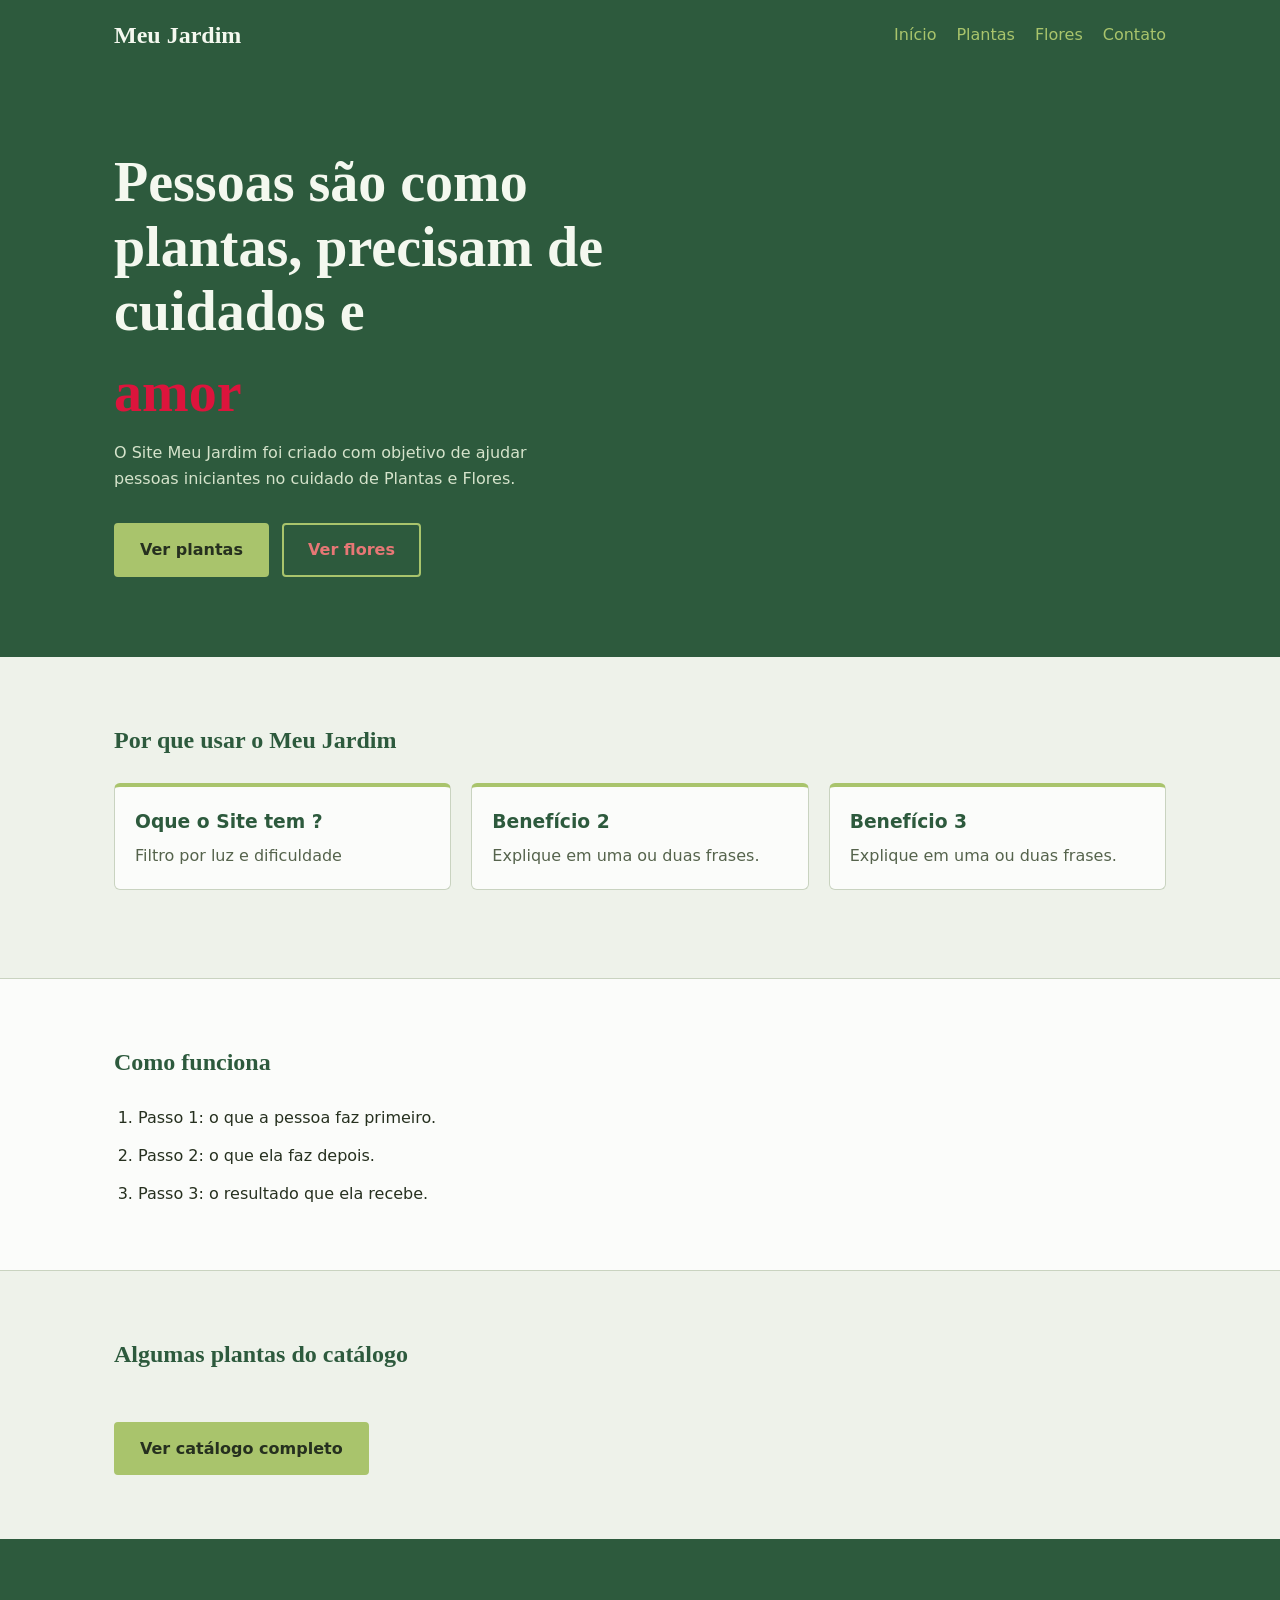
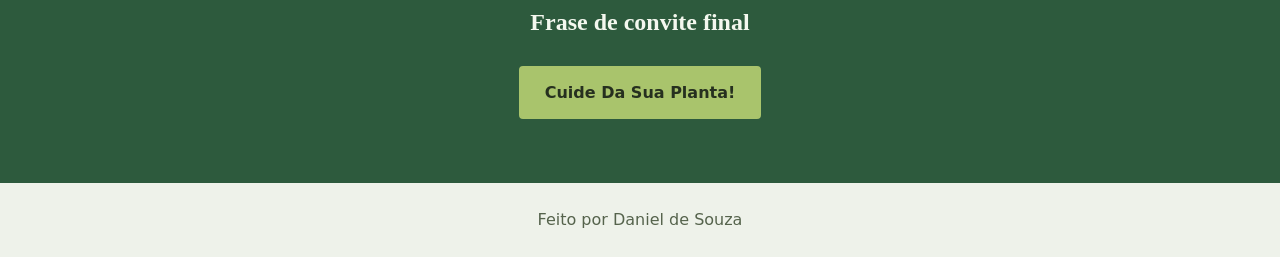
<file: Meu-Jardim-Projeto/index.html>
<!DOCTYPE html>
<html lang="pt-BR">
<head>
  <meta charset="UTF-8">
  <meta name="viewport" content="width=device-width, initial-scale=1.0">
  <title>Meu Jardim </title>
  <link rel="stylesheet" href="css/landingpage.css">
  <link rel="icon" href="img/imagensplantas/icons8-potted-plant-96.png">

</head>
<body>
 
  <!-- 1. BARRA DE MENU -->
  <!-- O fundo vai de ponta a ponta; o conteúdo fica dentro do .container -->
  <header class="barra-menu">
    <div class="container barra-menu-conteudo">
      <a href="landingpage.html" class="logo">Meu Jardim</a>
 
      <nav aria-label="Menu principal">
        <ul class="menu">
          <li><a href="index.html">Início</a></li>
          <li><a href="plantas.html">Plantas</a></li>
          <li><a href="flores.html">Flores</a></li>
          <li><a href="contato.html">Contato</a></li>
        </ul>
      </nav>
    </div>
  </header>
 
  <main>
 
    <!-- 2. HERO: a primeira coisa que a pessoa vê -->
    <!-- Responde: "o que é isso?" e "o que eu faço agora?" -->
    <section class="hero">
      <div class="container">
        <!-- Este é o ÚNICO h1 da página -->
        <h1 class="hero-titulo">Pessoas são como plantas, precisam de cuidados e</h1><h1 class="hero-titulo" style="color: crimson;">amor</h1>
        <p class="hero-texto">O Site Meu Jardim foi criado com objetivo de ajudar pessoas iniciantes no cuidado de Plantas e Flores.</p>
 
        <!-- É um link (<a>) estilizado como botão, porque ele leva para outra página -->
        <a href="plantas.html" class="botao">Ver plantas</a>
        <a href="flores.html" class="botao botao-secundario">Ver flores</a>
      </div>
    </section>
 
    <!-- 3. BENEFÍCIOS: por que isso me ajuda? -->
    <section class="secao">
      <div class="container">
        <h2>Por que usar o Meu Jardim</h2>
 
        <div class="grade">
          <!-- Um cartão. Copie e cole para fazer os outros -->
          <article class="beneficio">
            <h3>Oque o Site tem ?</h3>
            <p>Filtro por luz e dificuldade</p>
          </article>
 
          <article class="beneficio">
            <h3>Benefício 2</h3>
            <p>Explique em uma ou duas frases.</p>
          </article>
 
          <article class="beneficio">
            <h3>Benefício 3</h3>
            <p>Explique em uma ou duas frases.</p>
          </article>
        </div>
      </div>
    </section>
 
    <!-- 4. COMO FUNCIONA: passos numerados -->
    <section class="secao secao-destaque">
      <div class="container">
        <h2>Como funciona</h2>
 
        <!-- ol = lista ORDENADA: o navegador numera sozinho -->
        <ol class="passos">
          <li>Passo 1: o que a pessoa faz primeiro.</li>
          <li>Passo 2: o que ela faz depois.</li>
          <li>Passo 3: o resultado que ela recebe.</li>
        </ol>
      </div>
    </section>
 
    <!-- 5. PRÉVIA: mostra um pouco do que existe dentro do site -->
    <section class="secao" id="destaques">
      <div class="container">
        <h2>Algumas plantas do catálogo</h2>
 
        <!-- Fica vazia por enquanto. Depois, o JavaScript pode preencher com
             3 plantas usando o dados.js e a função criarCard -->
        <div id="lista-destaques" class="grade"></div>
 
        <a href="plantas.html" class="botao">Ver catálogo completo</a>
      </div>
    </section>
 
    <!-- 6. CHAMADA FINAL: um último convite para agir -->
    <section class="chamada-final">
      <div class="container">
        <h2>Frase de convite final</h2>
        <a href="plantas.html" class="botao">Cuide Da Sua Planta!</a>
      </div>
    </section>
 
  </main>
 
  <!-- 7. RODAPÉ -->
  <footer class="rodape">
    <div class="container">
      <p>Feito por Daniel de Souza</p>
    </div>
  </footer>
 
</body>
</html>
</file>
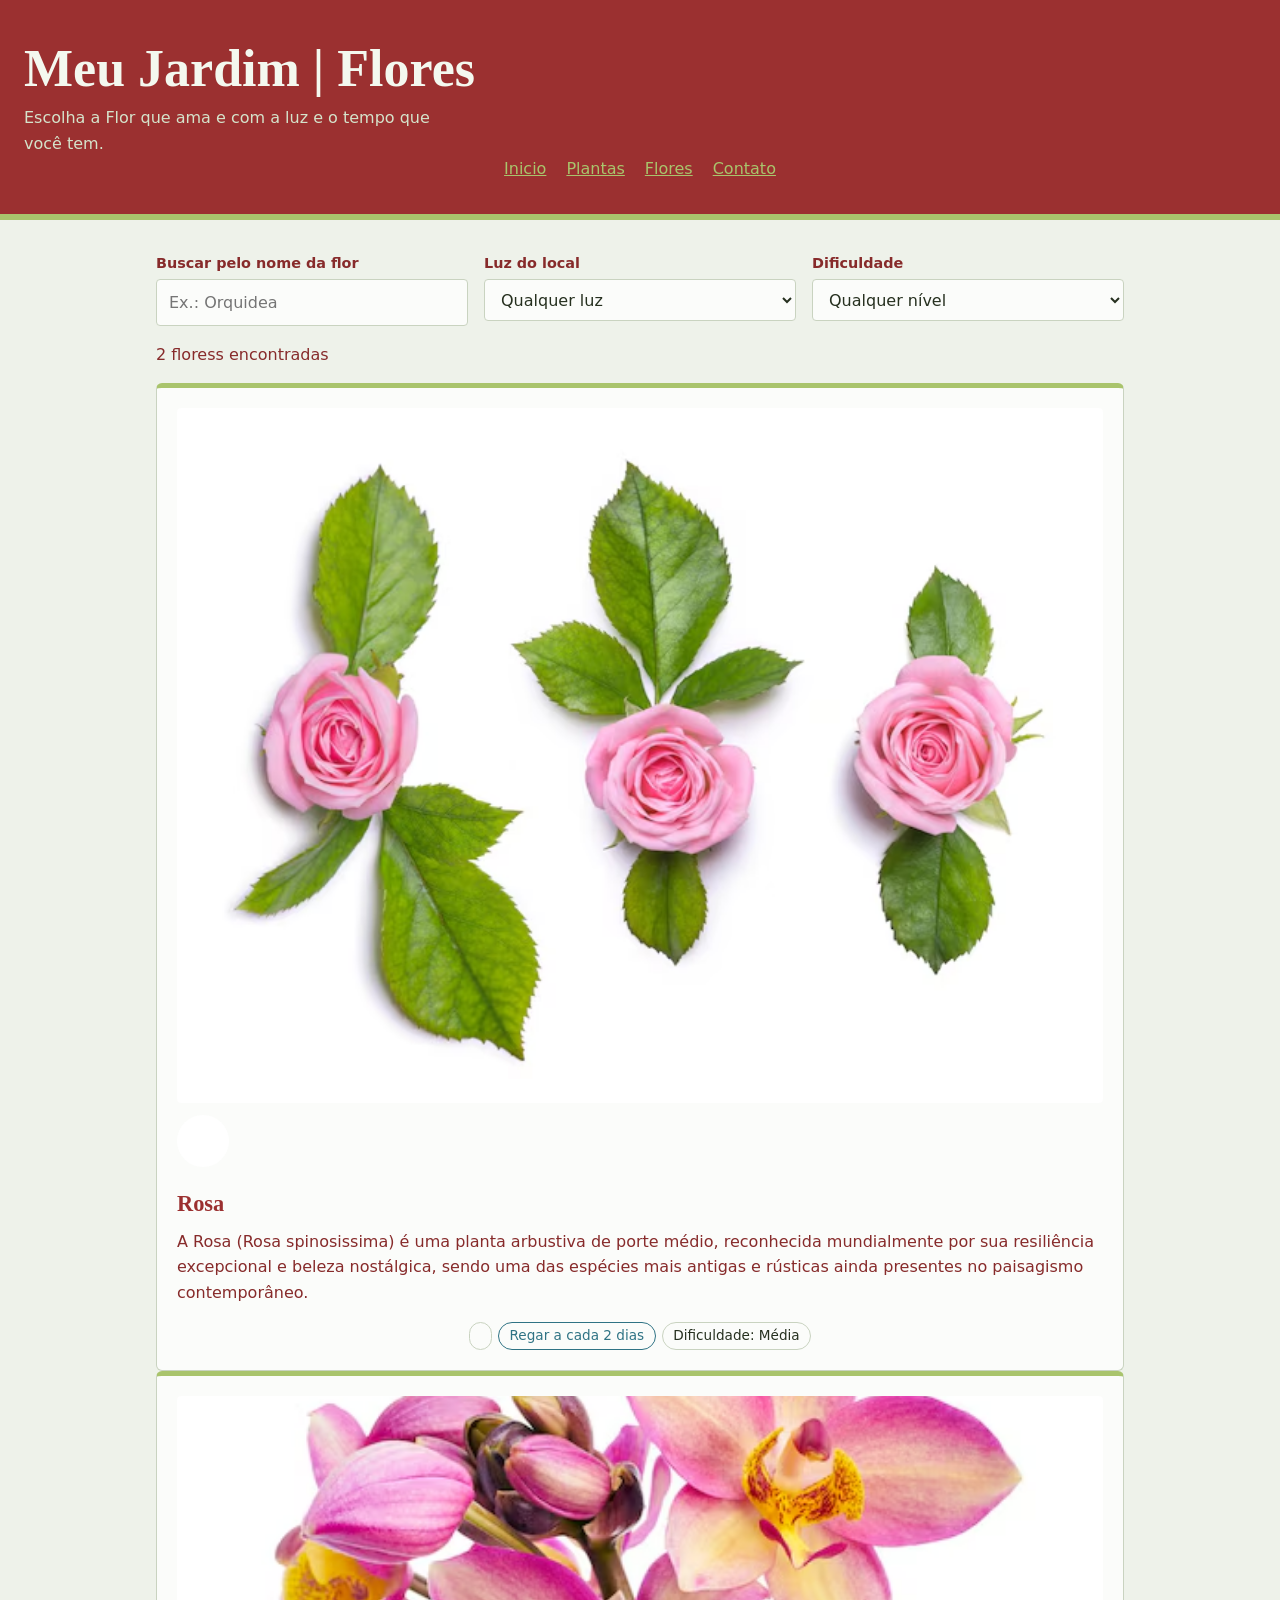
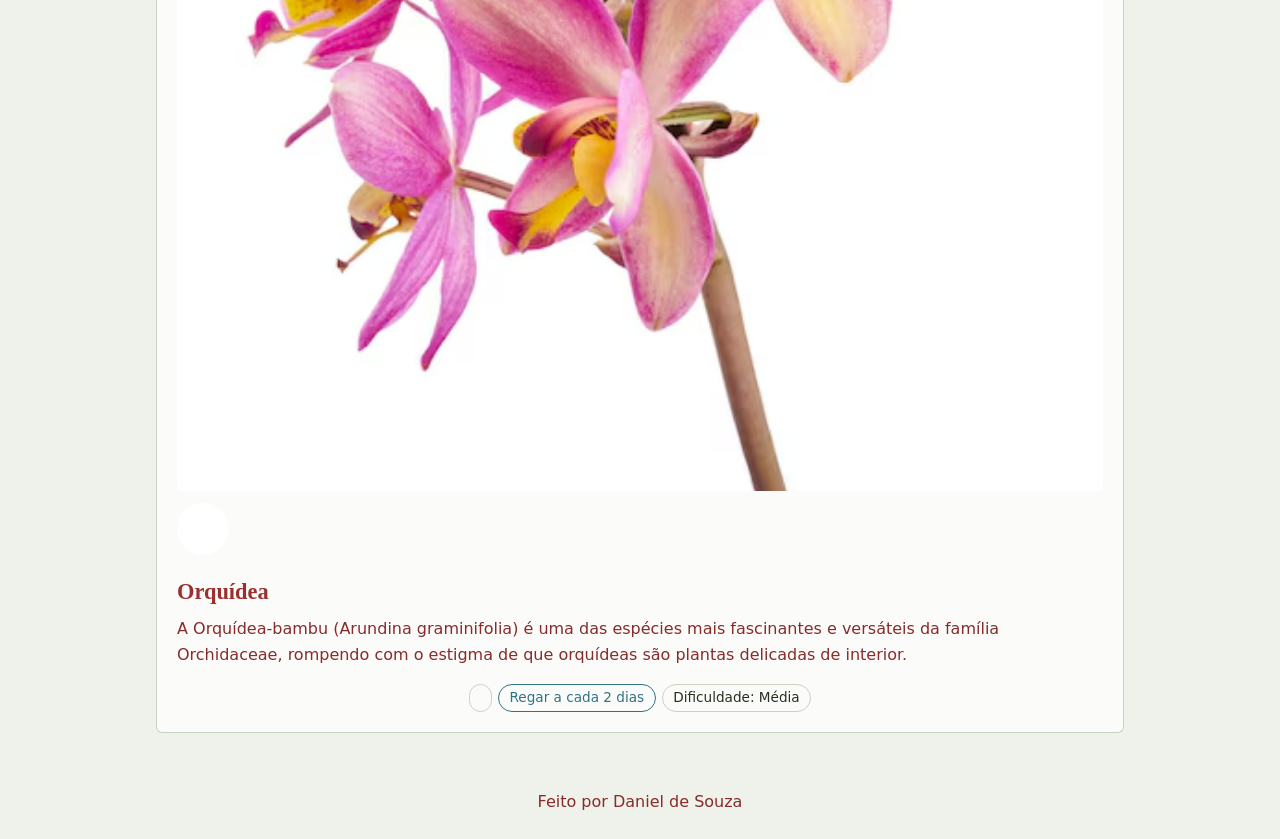
<file: flores.html>
<!DOCTYPE html>
<html lang="pt-BR">
<head>
  <meta charset="UTF-8">
  <meta name="viewport" content="width=device-width, initial-scale=1.0">
  <title>Meu Jardim </title>
  <link rel="stylesheet" href="css/flores.css">
   <link rel="icon" href="img/imagensplantas/icons8-potted-plant-96 (1).png">

<body>

  <header class="cabecalho">
    <h1>Meu Jardim | Flores</h1>
    <p>Escolha a Flor que ama e com a luz e o tempo que você tem.</p>
    <nav>
    <ul>
    <li> <a href="index.html" style="color: #a9c46c;" style="text-align: center;">Inicio</a></li>
    <li> <a href="plantas.html" style="color: #a9c46c;" style="text-align: center;">Plantas</a></li>
    <li><a href="flores.html"  style="color: #a9c46c;">Flores</a></li>
    <li><a href="contato.html"  style="color: #a9c46c;">Contato</a></li>
    </ul>
    </nav>
  </header>
 <nav> </nav>
  <main class="conteudo">
    <section class="filtros" aria-label="Filtros do catálogo">
      <div class="campo">
        <label for="busca">Buscar pelo nome da flor</label>
        <input type="search" id="busca" placeholder="Ex.: Orquidea">
      </div>

      <div class="campo">
        <label for="filtro-luz">Luz do local</label>
        <select id="filtro-luz">
          <option value="todas">Qualquer luz</option>
          <option value="pouca">Pouca luz</option>
          <option value="media">Luz indireta</option>
          <option value="muito">Sol direto</option>
        </select>
      </div>

      <div class="campo">
        <label for="filtro-dificuldade">Dificuldade</label>
        <select id="filtro-dificuldade">
          <option value="todas">Qualquer nível</option>
          <option value="facil">Fácil</option>
          <option value="media">Média</option>
        </select>
      </div>
    </section>

    <p id="contador" class="contador" aria-live="polite"></p>

    <section id="lista-flores" class="lista-flores" aria-label="Flores"></section>
  </main>
  <footer class="rodape">
    <p>Feito por Daniel de Souza</p>
  </footer>
   <script src="js/dados.js"></script>
  <script src="js/flores.js"></script>
</body>
</html>
</file>
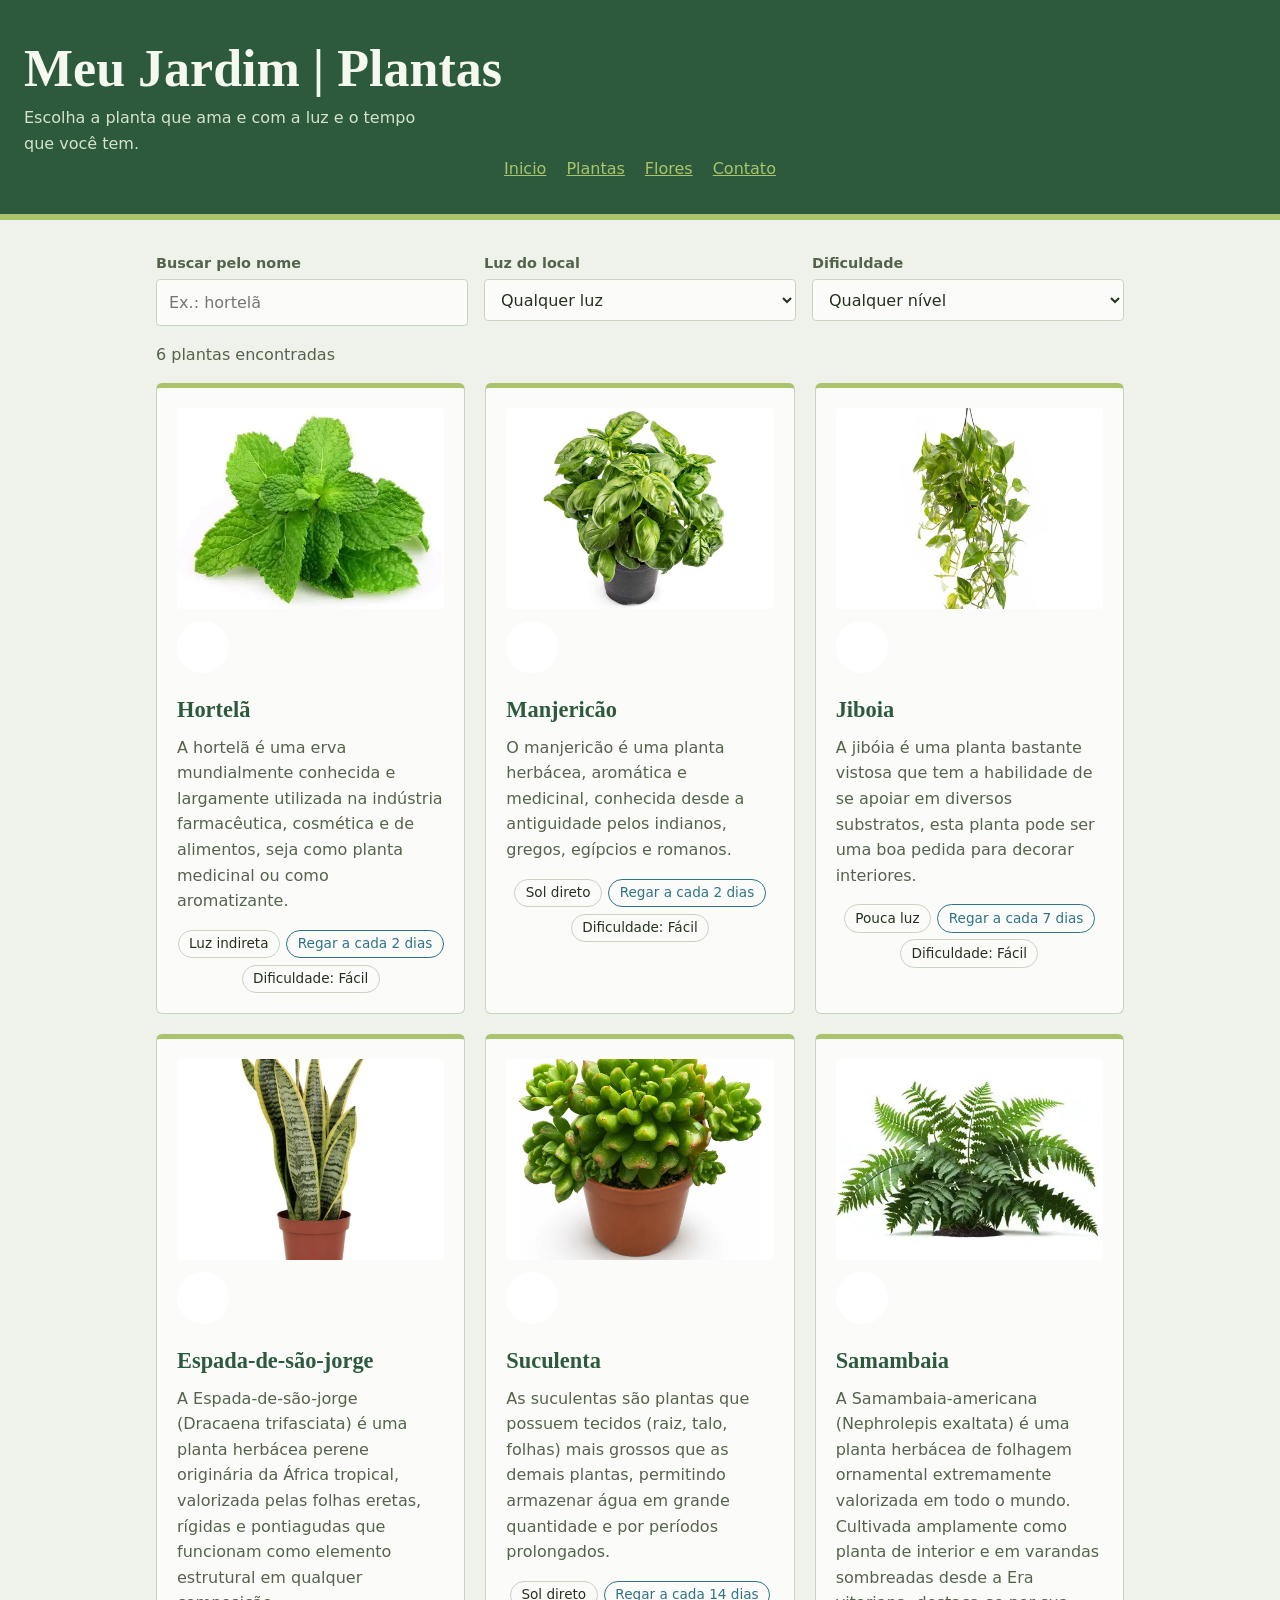
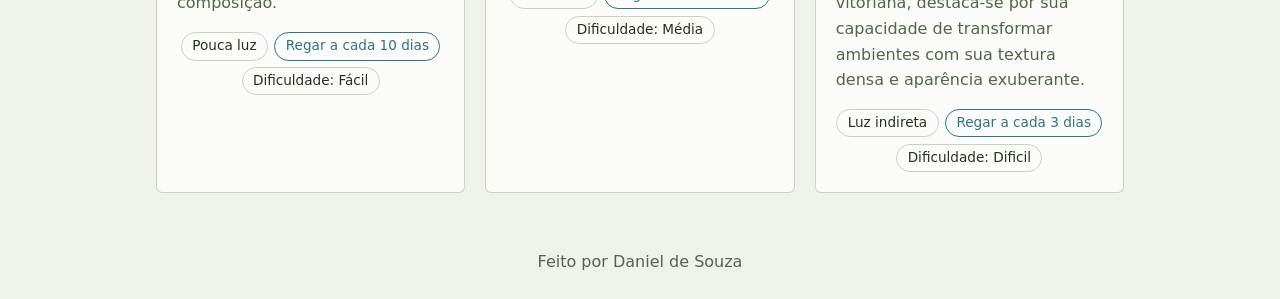
<file: plantas.html>
<!DOCTYPE html>
<html lang="pt-BR">
<head>
  <meta charset="UTF-8">
  <meta name="viewport" content="width=device-width, initial-scale=1.0">
  <title>Meu Jardim </title>
  <link rel="stylesheet" href="css/style.css">
    <link rel="icon" href="img/imagensplantas/icons8-potted-plant-96 (1).png">

</head>
<body>

  <header class="cabecalho">
    <h1>Meu Jardim | Plantas</h1>
    <p>Escolha a planta que ama e com a luz e o tempo que você tem.</p>
    <nav>
    <ul>
     <li> <a href="index.html" style="color: #a9c46c;" style="text-align: center;">Inicio</a></li>
    <li> <a href="plantas.html" style="color: #a9c46c;" style="text-align: center;">Plantas</a></li>
    <li><a href="flores.html"  style="color: #a9c46c;">Flores</a></li>
    <li><a href="contato.html"  style="color: #a9c46c;">Contato</a></li>
    </ul>
    </nav>
  </header>
 <nav> </nav>
  <main class="conteudo">
    <section class="filtros" aria-label="Filtros do catálogo">
      <div class="campo">
        <label for="busca">Buscar pelo nome</label>
        <input type="search" id="busca" placeholder="Ex.: hortelã">
      </div>

      <div class="campo">
        <label for="filtro-luz">Luz do local</label>
        <select id="filtro-luz">
          <option value="todas">Qualquer luz</option>
          <option value="pouca">Pouca luz</option>
          <option value="media">Luz indireta</option>
          <option value="muito">Sol direto</option>
        </select>
      </div>

      <div class="campo">
        <label for="filtro-dificuldade">Dificuldade</label>
        <select id="filtro-dificuldade">
          <option value="todas">Qualquer nível</option>
          <option value="facil">Fácil</option>
          <option value="media">Média</option>
        </select>
      </div>
    </section>

    <p id="contador" class="contador" aria-live="polite"></p>

    <section id="lista-plantas" class="lista-plantas" aria-label="Plantas"></section>

  </main>

  <footer class="rodape">
    <p>Feito por Daniel de Souza</p>
  </footer>
  <script src="js/dados.js"></script>
  <script src="js/script.js"></script>
</body>
</html>
</file>
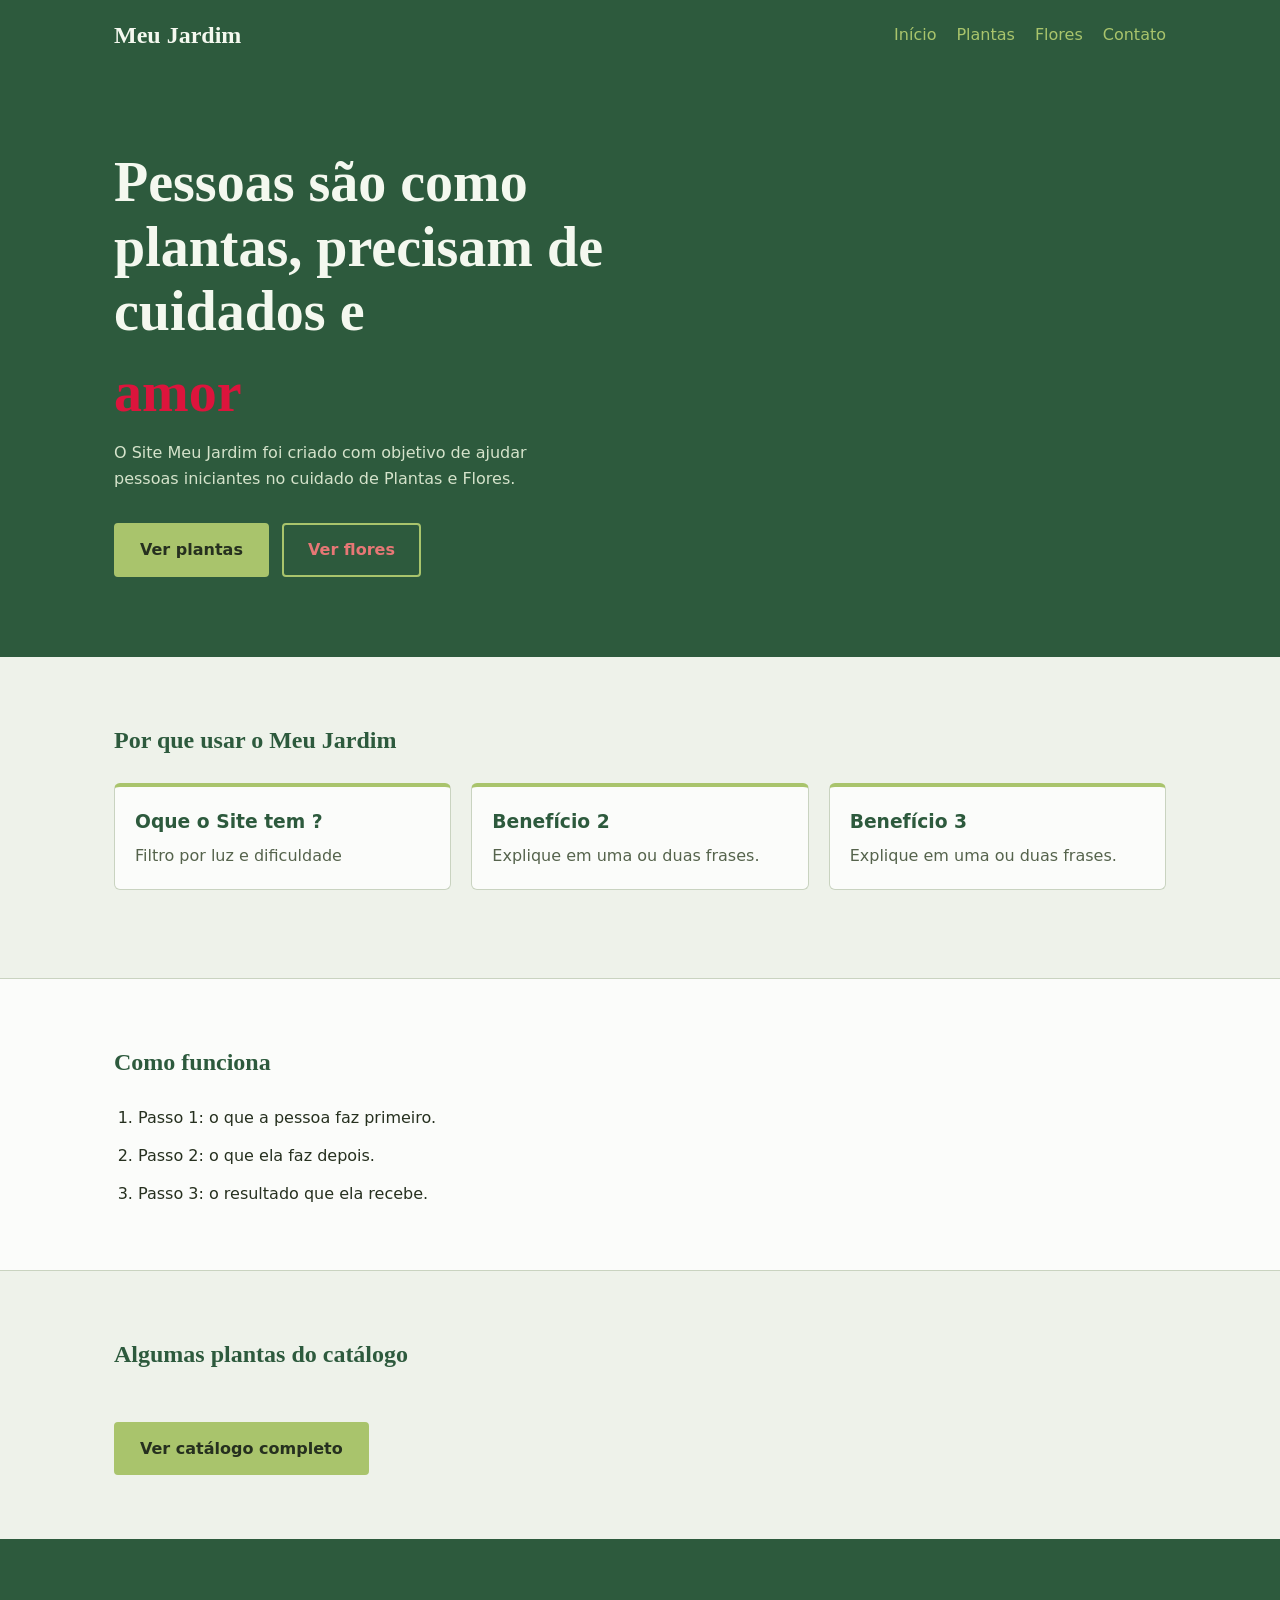
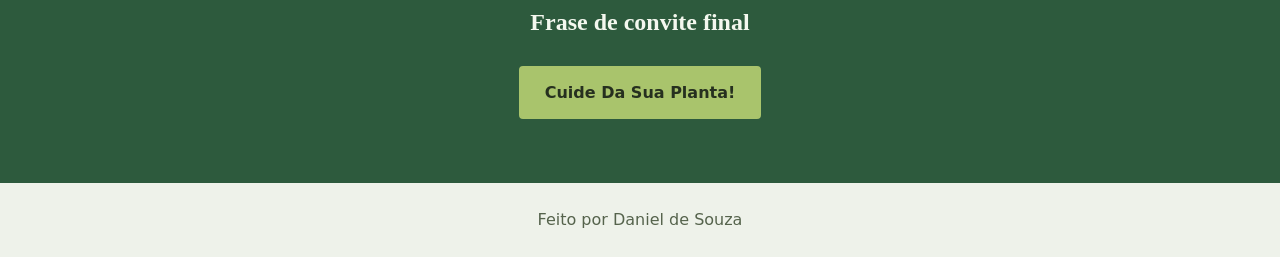
<file: Meu-Jardim-Projeto/landingpage.html>
<!DOCTYPE html>
<html lang="pt-BR">
<head>
  <meta charset="UTF-8">
  <meta name="viewport" content="width=device-width, initial-scale=1.0">
  <title>Meu Jardim </title>
  <link rel="stylesheet" href="css/landingpage.css">
  <link rel="icon" href="img/imagensplantas/icons8-potted-plant-96.png">

</head>
<body>
 
  <!-- 1. BARRA DE MENU -->
  <!-- O fundo vai de ponta a ponta; o conteúdo fica dentro do .container -->
  <header class="barra-menu">
    <div class="container barra-menu-conteudo">
      <a href="landingpage.html" class="logo">Meu Jardim</a>
 
      <nav aria-label="Menu principal">
        <ul class="menu">
          <li><a href="landingpage.html">Início</a></li>
          <li><a href="plantas.html">Plantas</a></li>
          <li><a href="flores.html">Flores</a></li>
          <li><a href="contato.html">Contato</a></li>
        </ul>
      </nav>
    </div>
  </header>
 
  <main>
 
    <!-- 2. HERO: a primeira coisa que a pessoa vê -->
    <!-- Responde: "o que é isso?" e "o que eu faço agora?" -->
    <section class="hero">
      <div class="container">
        <!-- Este é o ÚNICO h1 da página -->
        <h1 class="hero-titulo">Pessoas são como plantas, precisam de cuidados e</h1><h1 class="hero-titulo" style="color: crimson;">amor</h1>
        <p class="hero-texto">O Site Meu Jardim foi criado com objetivo de ajudar pessoas iniciantes no cuidado de Plantas e Flores.</p>
 
        <!-- É um link (<a>) estilizado como botão, porque ele leva para outra página -->
        <a href="plantas.html" class="botao">Ver plantas</a>
        <a href="flores.html" class="botao botao-secundario">Ver flores</a>
      </div>
    </section>
 
    <!-- 3. BENEFÍCIOS: por que isso me ajuda? -->
    <section class="secao">
      <div class="container">
        <h2>Por que usar o Meu Jardim</h2>
 
        <div class="grade">
          <!-- Um cartão. Copie e cole para fazer os outros -->
          <article class="beneficio">
            <h3>Oque o Site tem ?</h3>
            <p>Filtro por luz e dificuldade</p>
          </article>
 
          <article class="beneficio">
            <h3>Benefício 2</h3>
            <p>Explique em uma ou duas frases.</p>
          </article>
 
          <article class="beneficio">
            <h3>Benefício 3</h3>
            <p>Explique em uma ou duas frases.</p>
          </article>
        </div>
      </div>
    </section>
 
    <!-- 4. COMO FUNCIONA: passos numerados -->
    <section class="secao secao-destaque">
      <div class="container">
        <h2>Como funciona</h2>
 
        <!-- ol = lista ORDENADA: o navegador numera sozinho -->
        <ol class="passos">
          <li>Passo 1: o que a pessoa faz primeiro.</li>
          <li>Passo 2: o que ela faz depois.</li>
          <li>Passo 3: o resultado que ela recebe.</li>
        </ol>
      </div>
    </section>
 
    <!-- 5. PRÉVIA: mostra um pouco do que existe dentro do site -->
    <section class="secao" id="destaques">
      <div class="container">
        <h2>Algumas plantas do catálogo</h2>
 
        <!-- Fica vazia por enquanto. Depois, o JavaScript pode preencher com
             3 plantas usando o dados.js e a função criarCard -->
        <div id="lista-destaques" class="grade"></div>
 
        <a href="plantas.html" class="botao">Ver catálogo completo</a>
      </div>
    </section>
 
    <!-- 6. CHAMADA FINAL: um último convite para agir -->
    <section class="chamada-final">
      <div class="container">
        <h2>Frase de convite final</h2>
        <a href="plantas.html" class="botao">Cuide Da Sua Planta!</a>
      </div>
    </section>
 
  </main>
 
  <!-- 7. RODAPÉ -->
  <footer class="rodape">
    <div class="container">
      <p>Feito por Daniel de Souza</p>
    </div>
  </footer>
 
</body>
</html>
</file>
<file: Meu-Jardim-Projeto/css/landingpage.css>
/* ---------- Variáveis (mesmas cores do resto do projeto) ---------- */
:root {
  --cor-fundo: #eef2ea;
  --cor-superficie: #fbfcfa;
  --cor-texto: #26301f;
  --cor-texto-suave: #55634c;
  --cor-folha: #2d5a3d;
  --cor-broto: #a9c46c;
  --cor-borda: #c9d3c0;
}

/* ---------- Reset básico ---------- */
* {
  margin: 0;
  padding: 0;
  box-sizing: border-box;
}

body {
  font-family: system-ui, -apple-system, "Segoe UI", sans-serif;
  background-color: var(--cor-fundo);
  color: var(--cor-texto);
  line-height: 1.6;
}

/* ---------- CONTAINER: a caixa central que alinha tudo ---------- */
/* Use dentro de TODO bloco de fundo largo (menu, hero, seções, rodapé) */
.container {
  max-width: 1100px;   /* limita a largura em telas grandes */
  margin: 0 auto;      /* divide o espaço que sobra entre esquerda e direita */
  padding: 0 1.5rem;   /* respiro nas laterais em telas pequenas */
}

/* ---------- 1. Barra de menu ---------- */
.barra-menu {
  background-color: var(--cor-folha);
  color: #f4f8ef;
  padding: 1rem 0;
}

.barra-menu-conteudo {
  display: flex;
  justify-content: space-between;  /* logo na esquerda, menu na direita */
  align-items: center;
  flex-wrap: wrap;                 /* em tela estreita, quebra para a linha de baixo */
  gap: 0.75rem;
}

.logo {
  font-family: Georgia, "Times New Roman", serif;
  font-size: 1.5rem;
  font-weight: bold;
  color: inherit;
  text-decoration: none;
}

.menu {
  list-style: none;     /* tira as bolinhas da lista */
  display: flex;
  gap: 1.25rem;
}

.menu a {
  color: var(--cor-broto);
  text-decoration: none;
}

.menu a:hover {
  text-decoration: underline;
}

/* ---------- 2. Hero ---------- */
.hero {
  background-color: var(--cor-folha);
  color: #f4f8ef;
  padding: 5rem 0;
  /* Para usar uma foto no futuro:
     background-image: linear-gradient(rgba(0,0,0,0.5), rgba(0,0,0,0.5)), url("../img/hero.jpg");
     background-size: cover;
     background-position: center; */
}

.hero-titulo {
  font-family: Georgia, "Times New Roman", serif;
  font-size: clamp(2rem, 6vw, 3.5rem);  /* cresce com a tela, com mínimo e máximo */
  line-height: 1.15;
  max-width: 20ch;                      /* limita a linha para ficar legível */
  margin-bottom: 1rem;
}

.hero-texto {
  max-width: 45ch;
  margin-bottom: 2rem;
  color: #d5e3cb;
}

/* ---------- Botões ---------- */
.botao {
  display: inline-block;
  padding: 0.75rem 1.5rem;
  background-color: var(--cor-broto);
  color: var(--cor-texto);
  font-weight: bold;
  text-decoration: none;
  border-radius: 4px;
  border: 2px solid var(--cor-broto);
}

.botao:hover {
  background-color: #bcd47f;
}

/* Foco visível para quem navega pelo teclado */
.botao:focus-visible,
.menu a:focus-visible {
  outline: 3px solid #fff;
  outline-offset: 2px;
}

.botao-secundario {
  background-color: transparent;
  color: rgba(239, 120, 120, 0.958);
  margin-left: 0.5rem;
}

.botao-secundario:hover {
  background-color: rgba(252, 0, 0, 0.12);
}

/* ---------- Seções ---------- */
.secao {
  padding: 4rem 0;
}

.secao h2 {
  font-family: Georgia, "Times New Roman", serif;
  color: var(--cor-folha);
  margin-bottom: 1.5rem;
}

.secao-destaque {
  background-color: var(--cor-superficie);
  border-top: 1px solid var(--cor-borda);
  border-bottom: 1px solid var(--cor-borda);
}

/* Grid: os itens se organizam sozinhos, sem media query */
.grade {
  display: grid;
  grid-template-columns: repeat(auto-fit, minmax(240px, 1fr));
  gap: 1.25rem;
  margin-bottom: 1.5rem;
}

.beneficio {
  background-color: var(--cor-superficie);
  border: 1px solid var(--cor-borda);
  border-top: 4px solid var(--cor-broto);
  border-radius: 6px;
  padding: 1.25rem;
}

.beneficio h3 {
  color: var(--cor-folha);
  margin-bottom: 0.4rem;
}

.beneficio p {
  color: var(--cor-texto-suave);
}

/* ---------- Passos ---------- */
.passos {
  padding-left: 1.5rem;
  display: grid;
  gap: 0.75rem;
}

/* ---------- Chamada final ---------- */
.chamada-final {
  background-color: var(--cor-folha);
  color: #f4f8ef;
  text-align: center;
  padding: 4rem 0;
}

.chamada-final h2 {
  font-family: Georgia, "Times New Roman", serif;
  margin-bottom: 1.5rem;
}

/* ---------- Rodapé ---------- */
.rodape {
  text-align: center;
  padding: 1.5rem 0;
  color: var(--cor-texto-suave);
}

/* ---------- Celular ---------- */
@media (max-width: 600px) {
  .hero {
    padding: 3rem 0;
  }

  /* Os dois botões ficam um embaixo do outro */
  .botao {
    display: block;
    text-align: center;
  }

  .botao-secundario {
    margin-left: 0;
    margin-top: 0.75rem;
  }
}
</file>
<file: css/flores.css>
/* Variáveis: mudar uma cor aqui muda o site inteiro */
:root {
  --cor-fundo: #eef2ea;
  --cor-superficie: #fbfcfa;
  --cor-texto: #26301f;
  --cor-texto-suave: #872b2b;
  --cor-folha: #9b3030;   
  --cor-broto: #a9c46c;    
  --cor-agua: #2f7384;     
  --cor-borda: #c9d3c0;
}

* {
  margin: 0;
  padding: 0;
  box-sizing: border-box;
}

body {
  font-family: system-ui, -apple-system, "Segoe UI", sans-serif;
  background-color: var(--cor-fundo);
  color: var(--cor-texto);
  line-height: 1.6;
}

.cabecalho {
  background-color: var(--cor-folha);
  color: #f4f8ef;
  padding: 2.5rem 1.5rem 2rem;
  border-bottom: 6px solid var(--cor-broto);
}

.cabecalho h1 {
  font-family: Georgia, "Times New Roman", serif;
  font-size: clamp(2rem, 6vw, 3.25rem);
  line-height: 1.1;
  margin-bottom: 0.5rem;
}

.cabecalho p {
  max-width: 40ch;
  color: #d5e3cb;
}

/* ---------- Conteúdo ---------- */
.conteudo {
  max-width: 1000px;
  margin: 0 auto;
  padding: 2rem 1rem;
}

/* ---------- Filtros ---------- */
.filtros {
  display: flex;
  flex-wrap: wrap;
  gap: 1rem;
  margin-bottom: 1rem;
}

.campo {
  display: flex;
  flex-direction: column;
  gap: 0.25rem;
  flex: 1 1 200px;
}

.campo label {
  font-size: 0.9rem;
  font-weight: 600;
  color: var(--cor-texto-suave);
}

.campo input,
.campo select {
  font: inherit;
  padding: 0.6rem 0.75rem;
  background-color: var(--cor-superficie);
  border: 1px solid var(--cor-borda);
  border-radius: 4px;
  color: var(--cor-texto);
}

/* Foco visível: quem navega pelo teclado precisa ver onde está */
.campo input:focus-visible,
.campo select:focus-visible {
  outline: 3px solid var(--cor-agua);
  outline-offset: 1px;
}

.contador {
  margin-bottom: 1rem;
  color: var(--cor-texto-suave);
}

/* ---------- Lista e cards ---------- */
/* Grid: os cards se organizam sozinhos, sem media query */
.lista-plantas {
  display: grid;
  grid-template-columns: repeat(auto-fit, minmax(260px, 1fr));
  gap: 1.25rem;
}

.card {
  background-color: var(--cor-superficie);
  border: 1px solid var(--cor-borda);
  border-top: 5px solid var(--cor-broto);
  border-radius: 6px;
  padding: 1.25rem;
}

.card-emoji {
  display: inline-flex;
  align-items: center;
  justify-content: center;
  width: 3.25rem;
  height: 3.25rem;
  font-size: 1.75rem;
  background-color:white;
  border-radius: 50%;
  margin-bottom: 0.75rem;
}

.card-nome {
  font-family: Georgia, "Times New Roman", serif;
  font-size: 1.4rem;
  color: var(--cor-folha);
  margin-bottom: 0.4rem;
}

.card-descricao {
  color: var(--cor-texto-suave);
  margin-bottom: 1rem;
}

/* ---------- Etiquetas de cuidado ---------- */
.etiquetas {
  list-style: none;
  display: flex;
  flex-wrap: wrap;
  gap: 0.4rem;
}

.etiquetas li {
  font-size: 0.85rem;
  padding: 0.15rem 0.65rem;
  border: 1px solid var(--cor-borda);
  border-radius: 999px;
}

/* A etiqueta de rega ganha a cor da água (o segundo item da lista) */
.etiquetas li:nth-child(2) {
  color: var(--cor-agua);
  border-color: var(--cor-agua);
}

/* ---------- Rodapé ---------- */
.rodape {
  text-align: center;
  padding: 1.5rem 1rem;
  color: var(--cor-texto-suave);
}
ul {
    display: flex;
    justify-content: center;
    gap: 20px;
    list-style: none;
}
.card-imagem {
  display: block;
  width: 100%;          /* ocupa a largura toda do card */
  aspect-ratio: 4 / 3;  /* todas as fotos ficam com a mesma proporção */
  object-fit: cover;    /* corta o excesso em vez de esticar a foto */
  border-radius: 4px;
  margin-bottom: 0.75rem;
}
</file>
<file: css/style.css>
/* Variáveis: mudar uma cor aqui muda o site inteiro */
:root {
  --cor-fundo: #eef2ea;
  --cor-superficie: #fbfcfa;
  --cor-texto: #26301f;
  --cor-texto-suave: #55634c;
  --cor-folha: #2d5a3d;   
  --cor-broto: #a9c46c;    
  --cor-agua: #2f7384;     
  --cor-borda: #c9d3c0;
}

* {
  margin: 0;
  padding: 0;
  box-sizing: border-box;
}

body {
  font-family: system-ui, -apple-system, "Segoe UI", sans-serif;
  background-color: var(--cor-fundo);
  color: var(--cor-texto);
  line-height: 1.6;
}

.cabecalho {
  background-color: var(--cor-folha);
  color: #f4f8ef;
  padding: 2.5rem 1.5rem 2rem;
  border-bottom: 6px solid var(--cor-broto);
}

.cabecalho h1 {
  font-family: Georgia, "Times New Roman", serif;
  font-size: clamp(2rem, 6vw, 3.25rem);
  line-height: 1.1;
  margin-bottom: 0.5rem;
}

.cabecalho p {
  max-width: 40ch;
  color: #d5e3cb;
}

/* ---------- Conteúdo ---------- */
.conteudo {
  max-width: 1000px;
  margin: 0 auto;
  padding: 2rem 1rem;
}

/* ---------- Filtros ---------- */
.filtros {
  display: flex;
  flex-wrap: wrap;
  gap: 1rem;
  margin-bottom: 1rem;
}

.campo {
  display: flex;
  flex-direction: column;
  gap: 0.25rem;
  flex: 1 1 200px;
}

.campo label {
  font-size: 0.9rem;
  font-weight: 600;
  color: var(--cor-texto-suave);
}

.campo input,
.campo select {
  font: inherit;
  padding: 0.6rem 0.75rem;
  background-color: var(--cor-superficie);
  border: 1px solid var(--cor-borda);
  border-radius: 4px;
  color: var(--cor-texto);
}

/* Foco visível: quem navega pelo teclado precisa ver onde está */
.campo input:focus-visible,
.campo select:focus-visible {
  outline: 3px solid var(--cor-agua);
  outline-offset: 1px;
}

.contador {
  margin-bottom: 1rem;
  color: var(--cor-texto-suave);
}

/* ---------- Lista e cards ---------- */
/* Grid: os cards se organizam sozinhos, sem media query */
.lista-plantas {
  display: grid;
  grid-template-columns: repeat(auto-fit, minmax(260px, 1fr));
  gap: 1.25rem;
}

.card {
  background-color: var(--cor-superficie);
  border: 1px solid var(--cor-borda);
  border-top: 5px solid var(--cor-broto);
  border-radius: 6px;
  padding: 1.25rem;
}

.card-emoji {
  display: inline-flex;
  align-items: center;
  justify-content: center;
  width: 3.25rem;
  height: 3.25rem;
  font-size: 1.75rem;
  background-color:white;
  border-radius: 50%;
  margin-bottom: 0.75rem;
}

.card-nome {
  font-family: Georgia, "Times New Roman", serif;
  font-size: 1.4rem;
  color: var(--cor-folha);
  margin-bottom: 0.4rem;
}

.card-descricao {
  color: var(--cor-texto-suave);
  margin-bottom: 1rem;
}

/* ---------- Etiquetas de cuidado ---------- */
.etiquetas {
  list-style: none;
  display: flex;
  flex-wrap: wrap;
  gap: 0.4rem;
}

.etiquetas li {
  font-size: 0.85rem;
  padding: 0.15rem 0.65rem;
  border: 1px solid var(--cor-borda);
  border-radius: 999px;
}

/* A etiqueta de rega ganha a cor da água (o segundo item da lista) */
.etiquetas li:nth-child(2) {
  color: var(--cor-agua);
  border-color: var(--cor-agua);
}

/* ---------- Rodapé ---------- */
.rodape {
  text-align: center;
  padding: 1.5rem 1rem;
  color: var(--cor-texto-suave);
}
ul {
    display: flex;
    justify-content: center;
    gap: 20px;
    list-style: none;
}
.card-imagem {
  display: block;
  width: 100%;          /* ocupa a largura toda do card */
  aspect-ratio: 4 / 3;  /* todas as fotos ficam com a mesma proporção */
  object-fit: cover;    /* corta o excesso em vez de esticar a foto */
  border-radius: 4px;
  margin-bottom: 0.75rem;
}
</file>
